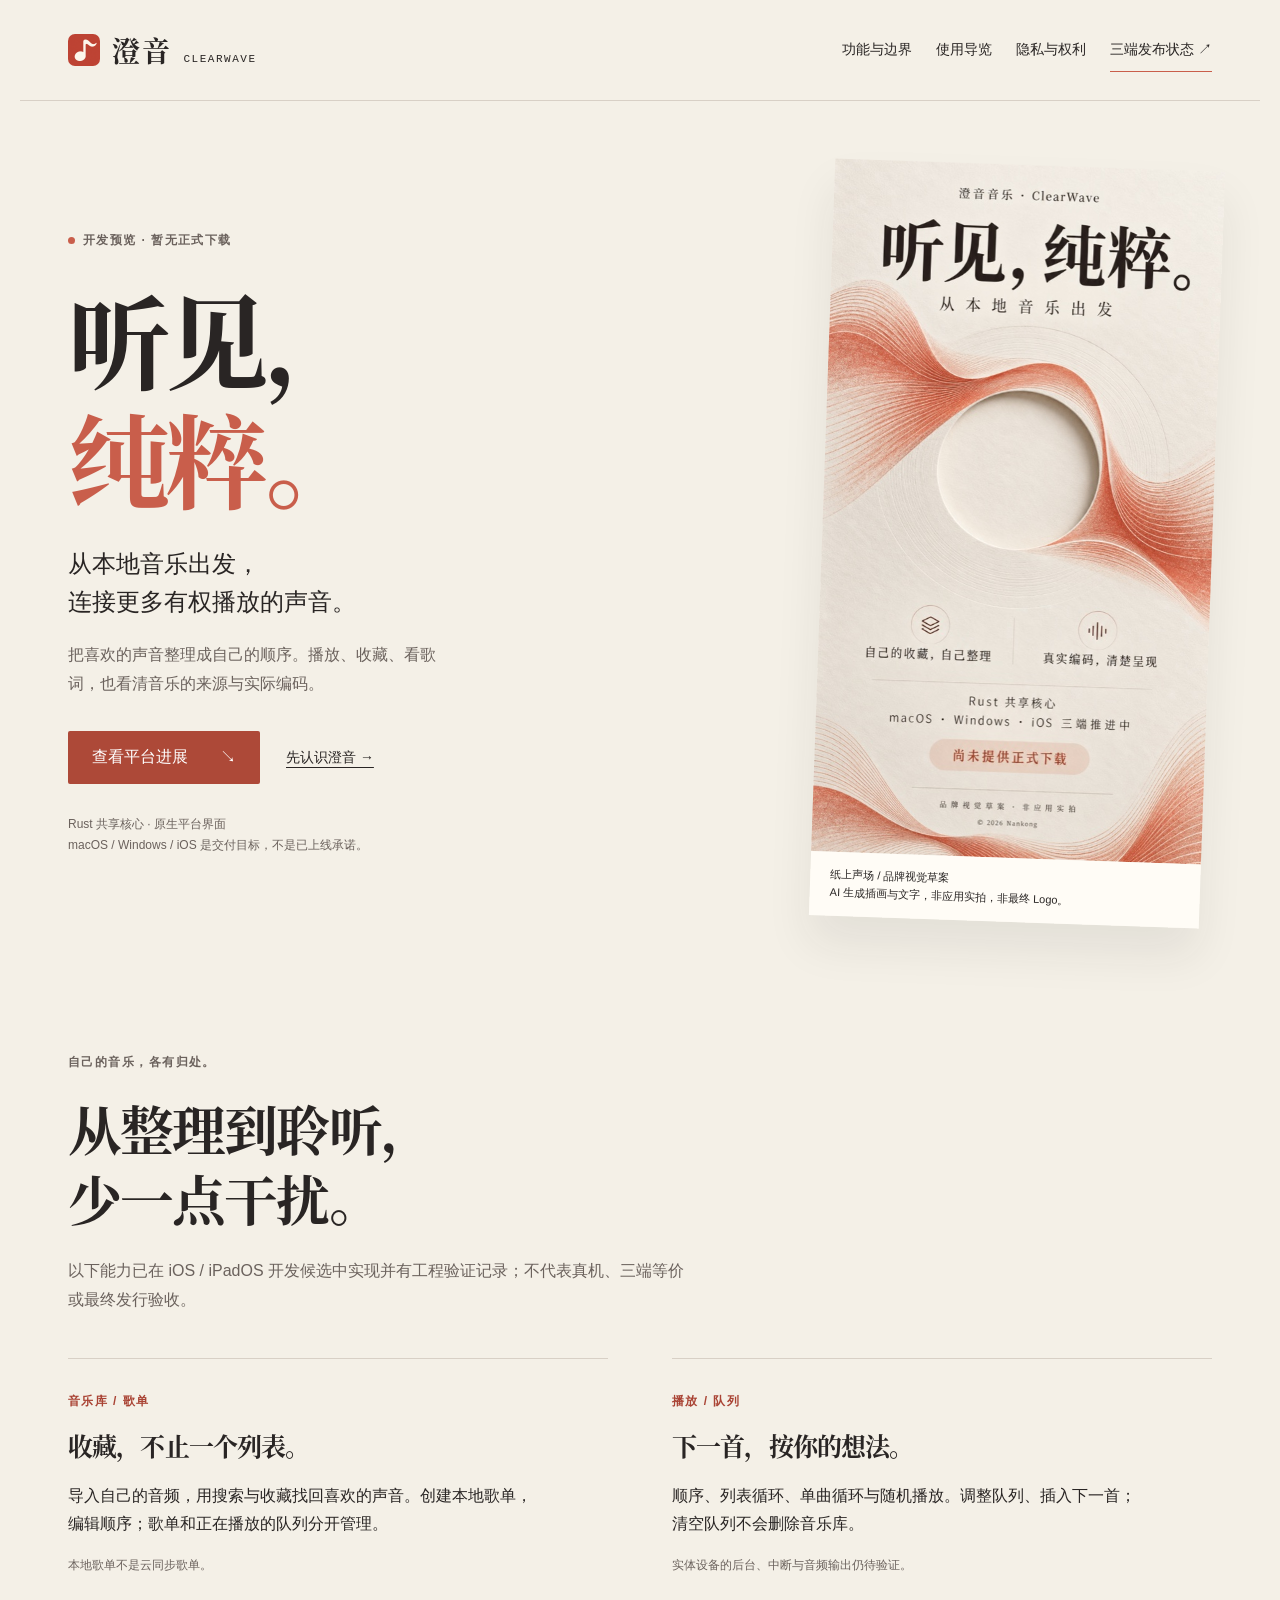
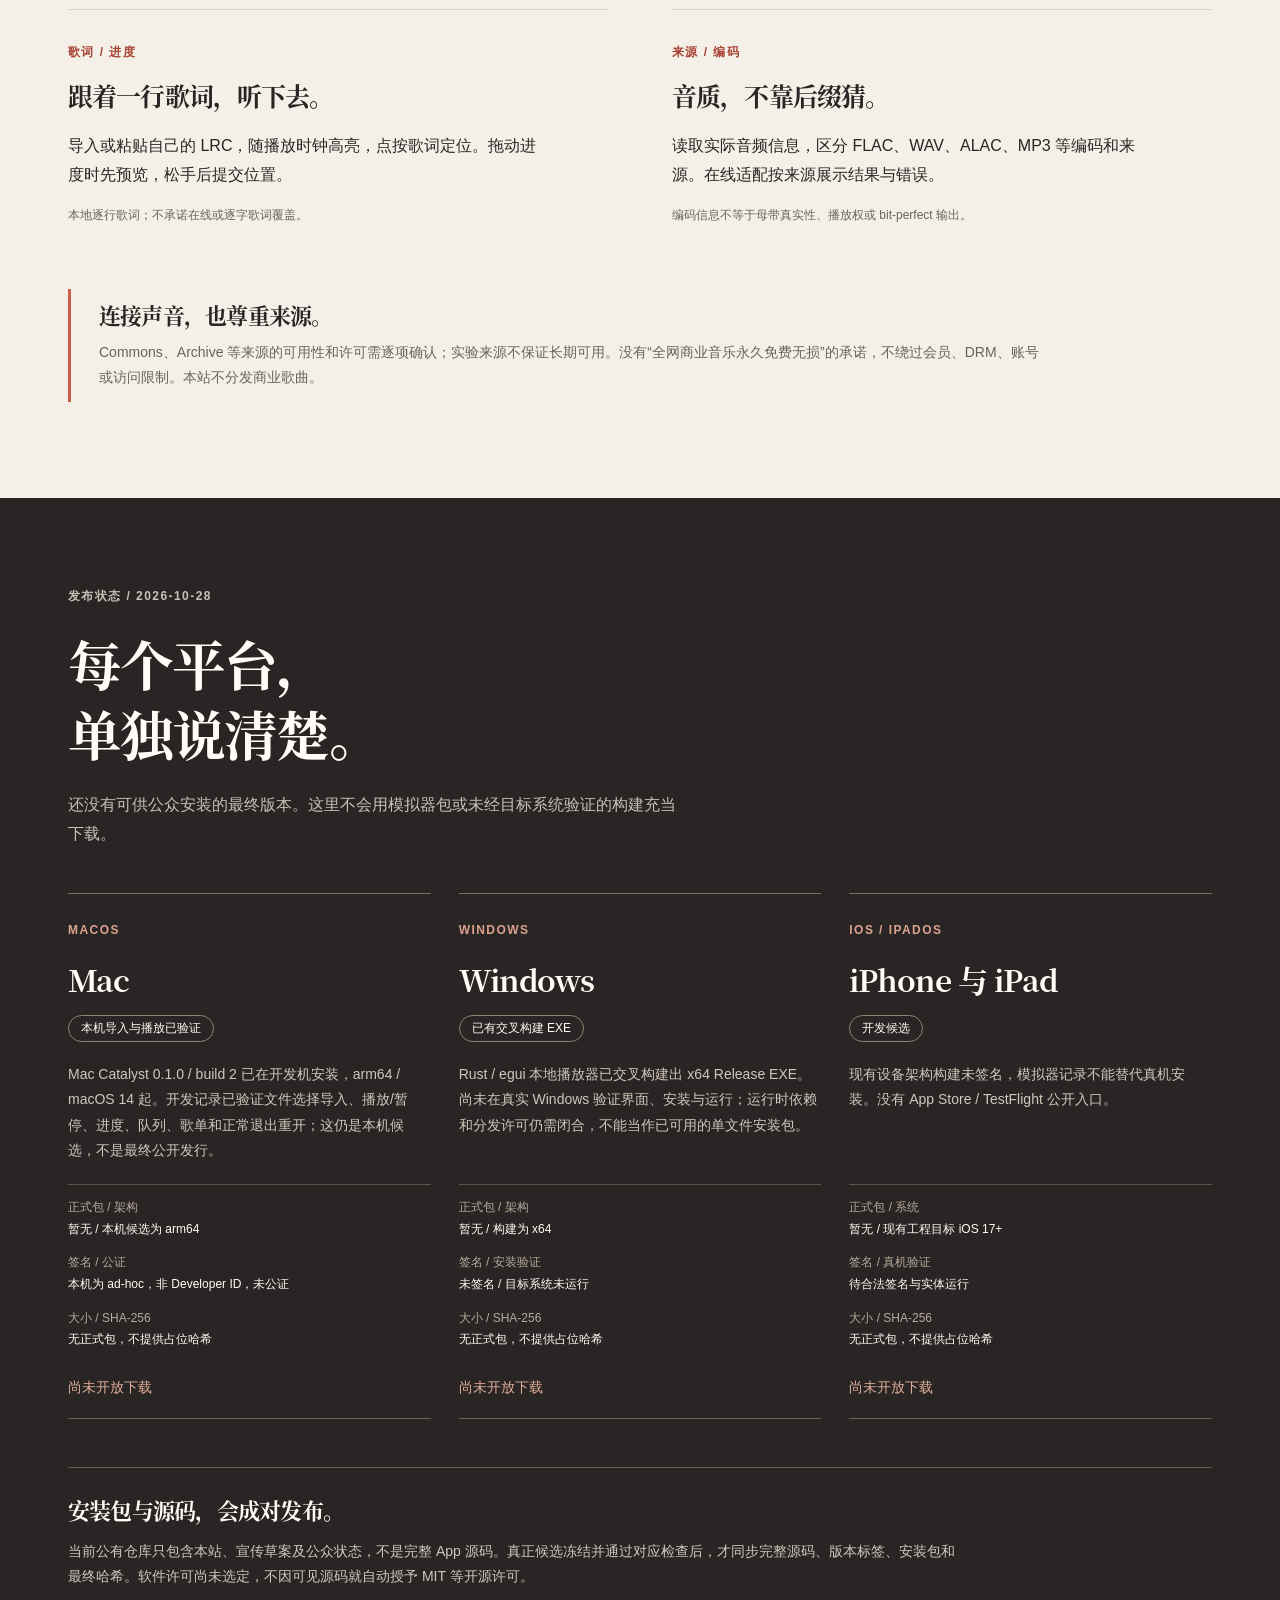
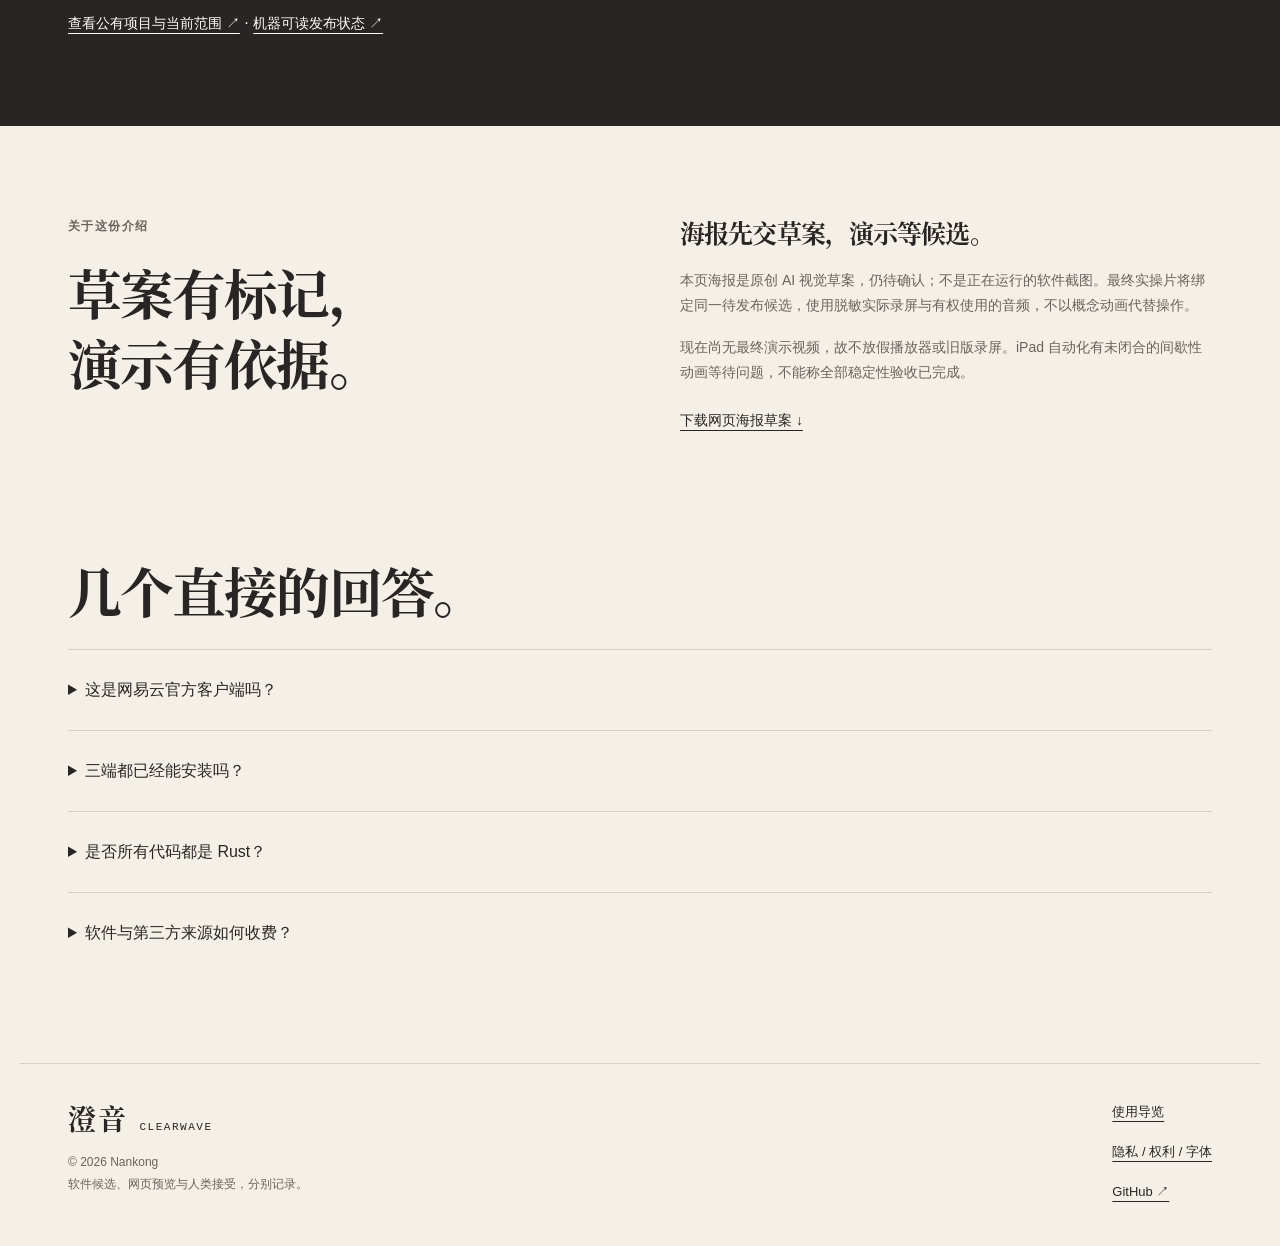
<file: docs/index.html>
<!doctype html>
<html lang="zh-CN">
<head>
  <meta charset="utf-8">
  <meta name="viewport" content="width=device-width, initial-scale=1">
  <meta name="description" content="澄音音乐 ClearWave：从本地音乐出发，连接有权播放的声音。了解真实能力、三端开发状态与发布边界。">
  <meta name="theme-color" content="#F4F0E7">
  <title>澄音音乐 ClearWave — 听见，纯粹。</title>
  <link rel="stylesheet" href="style.css">
  <link rel="icon" href="brand-mark-r2a.png" type="image/png">
</head>
<body>
  <a class="skip" href="#main">跳到正文</a>
  <header class="wrap header">
    <a class="brand" href="./" aria-label="澄音音乐首页"><img src="brand-mark-r2a.png" width="32" height="32" alt="">澄音<span>CLEARWAVE</span></a>
    <nav aria-label="主导航"><a href="#experience">功能与边界</a><a href="guide.html">使用导览</a><a href="rights.html">隐私与权利</a><a class="nav-status" href="#downloads">三端发布状态 ↗</a></nav>
  </header>
  <main id="main">
    <section class="hero wrap">
      <div class="hero-copy">
        <p class="eyebrow"><span class="dot" aria-hidden="true"></span>开发预览 · 暂无正式下载</p>
        <h1>听见，<br><em>纯粹。</em></h1>
        <p class="lead">从本地音乐出发，<br>连接更多有权播放的声音。</p>
        <p class="intro">把喜欢的声音整理成自己的顺序。播放、收藏、看歌词，也看清音乐的来源与实际编码。</p>
        <div class="actions"><a class="button" href="#downloads">查看平台进展 <span aria-hidden="true">↘</span></a><a class="text-link" href="guide.html">先认识澄音 →</a></div>
        <p class="hero-note">Rust 共享核心 · 原生平台界面<br>macOS / Windows / iOS 是交付目标，不是已上线承诺。</p>
      </div>
      <figure class="hero-visual">
        <img src="poster-draft-r1.jpg" width="540" height="960" alt="澄音音乐品牌视觉草案：米白纸上的珊瑚色声波，主标题听见，纯粹。画内标注三端推进中、尚未提供正式下载。">
        <figcaption>纸上声场 / 品牌视觉草案<br>AI 生成插画与文字，非应用实拍，非最终 Logo。</figcaption>
      </figure>
    </section>
    <section class="experience wrap" id="experience" aria-labelledby="experience-title">
      <div class="section-head"><p class="eyebrow">自己的音乐，各有归处。</p><h2 id="experience-title">从整理到聆听，<br>少一点干扰。</h2><p>以下能力已在 iOS / iPadOS 开发候选中实现并有工程验证记录；不代表真机、三端等价或最终发行验收。</p></div>
      <div class="feature-grid">
        <article><p class="label">音乐库 / 歌单</p><h3>收藏，不止一个列表。</h3><p>导入自己的音频，用搜索与收藏找回喜欢的声音。创建本地歌单，编辑顺序；歌单和正在播放的队列分开管理。</p><small>本地歌单不是云同步歌单。</small></article>
        <article><p class="label">播放 / 队列</p><h3>下一首，按你的想法。</h3><p>顺序、列表循环、单曲循环与随机播放。调整队列、插入下一首；清空队列不会删除音乐库。</p><small>实体设备的后台、中断与音频输出仍待验证。</small></article>
        <article><p class="label">歌词 / 进度</p><h3>跟着一行歌词，听下去。</h3><p>导入或粘贴自己的 LRC，随播放时钟高亮，点按歌词定位。拖动进度时先预览，松手后提交位置。</p><small>本地逐行歌词；不承诺在线或逐字歌词覆盖。</small></article>
        <article><p class="label">来源 / 编码</p><h3>音质，不靠后缀猜。</h3><p>读取实际音频信息，区分 FLAC、WAV、ALAC、MP3 等编码和来源。在线适配按来源展示结果与错误。</p><small>编码信息不等于母带真实性、播放权或 bit-perfect 输出。</small></article>
      </div>
      <aside class="boundary"><h3>连接声音，也尊重来源。</h3><p>Commons、Archive 等来源的可用性和许可需逐项确认；实验来源不保证长期可用。没有“全网商业音乐永久免费无损”的承诺，不绕过会员、DRM、账号或访问限制。本站不分发商业歌曲。</p></aside>
    </section>
    <section class="platforms" id="downloads" aria-labelledby="download-title"><div class="wrap">
      <div class="section-head"><p class="eyebrow">发布状态 / 2026-10-28</p><h2 id="download-title">每个平台，<br>单独说清楚。</h2><p>还没有可供公众安装的最终版本。这里不会用模拟器包或未经目标系统验证的构建充当下载。</p></div>
      <div class="platform-grid">
        <article data-platform="macos"><p class="label">MACOS</p><h3>Mac</h3><span class="status">本机导入与播放已验证</span><p>Mac Catalyst 0.1.0 / build 2 已在开发机安装，arm64 / macOS 14 起。开发记录已验证文件选择导入、播放/暂停、进度、队列、歌单和正常退出重开；这仍是本机候选，不是最终公开发行。</p><dl><dt>正式包 / 架构</dt><dd>暂无 / 本机候选为 arm64</dd><dt>签名 / 公证</dt><dd>本机为 ad-hoc，非 Developer ID，未公证</dd><dt>大小 / SHA-256</dt><dd>无正式包，不提供占位哈希</dd></dl><p class="unavailable">尚未开放下载</p></article>
        <article data-platform="windows"><p class="label">WINDOWS</p><h3>Windows</h3><span class="status">已有交叉构建 EXE</span><p>Rust / egui 本地播放器已交叉构建出 x64 Release EXE。尚未在真实 Windows 验证界面、安装与运行；运行时依赖和分发许可仍需闭合，不能当作已可用的单文件安装包。</p><dl><dt>正式包 / 架构</dt><dd>暂无 / 构建为 x64</dd><dt>签名 / 安装验证</dt><dd>未签名 / 目标系统未运行</dd><dt>大小 / SHA-256</dt><dd>无正式包，不提供占位哈希</dd></dl><p class="unavailable">尚未开放下载</p></article>
        <article data-platform="ios"><p class="label">IOS / IPADOS</p><h3>iPhone 与 iPad</h3><span class="status">开发候选</span><p>现有设备架构构建未签名，模拟器记录不能替代真机安装。没有 App Store / TestFlight 公开入口。</p><dl><dt>正式包 / 系统</dt><dd>暂无 / 现有工程目标 iOS 17+</dd><dt>签名 / 真机验证</dt><dd>待合法签名与实体运行</dd><dt>大小 / SHA-256</dt><dd>无正式包，不提供占位哈希</dd></dl><p class="unavailable">尚未开放下载</p></article>
      </div>
      <div class="release-note"><h3>安装包与源码，会成对发布。</h3><p>当前公有仓库只包含本站、宣传草案及公众状态，不是完整 App 源码。真正候选冻结并通过对应检查后，才同步完整源码、版本标签、安装包和最终哈希。软件许可尚未选定，不因可见源码就自动授予 MIT 等开源许可。</p><a class="text-link" href="https://github.com/dashizhihuan2018-source/ClearWave">查看公有项目与当前范围 ↗</a> · <a class="text-link" href="release-status.json">机器可读发布状态 ↗</a></div>
    </div></section>
    <section class="media wrap" aria-labelledby="media-title"><div class="section-head"><p class="eyebrow">关于这份介绍</p><h2 id="media-title">草案有标记，<br>演示有依据。</h2></div><div class="media-copy"><h3>海报先交草案，演示等候选。</h3><p>本页海报是原创 AI 视觉草案，仍待确认；不是正在运行的软件截图。最终实操片将绑定同一待发布候选，使用脱敏实际录屏与有权使用的音频，不以概念动画代替操作。</p><p>现在尚无最终演示视频，故不放假播放器或旧版录屏。iPad 自动化有未闭合的间歇性动画等待问题，不能称全部稳定性验收已完成。</p><a class="text-link" href="poster-draft-r1.jpg" download>下载网页海报草案 ↓</a></div></section>
    <section class="wrap faq"><h2>几个直接的回答。</h2><details><summary>这是网易云官方客户端吗？</summary><p>不是。澄音是独立音乐播放器候选，与网易云及各来源平台无官方合作或背书关系，不复制其商标、专有代码或歌曲资产。</p></details><details><summary>三端都已经能安装吗？</summary><p>没有。Mac 适配、Windows 交付及 iOS 签名/真机验证分别推进；现阶段不能从本站下载安装正式 App。</p></details><details><summary>是否所有代码都是 Rust？</summary><p>不是。共享核心使用 Rust；当前 Apple 平台界面与音频输出使用 SwiftUI / AVFoundation。原生薄层和各平台能力需要分别验证。</p></details><details><summary>软件与第三方来源如何收费？</summary><p>尚未公布最终软件使用许可与发行条款。本站是免费访问的静态介绍页，不收款、不售卖音乐；第三方来源的授权、访问条件或费用独立适用。</p></details></section>
  </main>
  <footer class="wrap footer"><div><a class="brand" href="./">澄音<span>CLEARWAVE</span></a><p>© 2026 Nankong<br>软件候选、网页预览与人类接受，分别记录。</p></div><div><a href="guide.html">使用导览</a><a href="rights.html">隐私 / 权利 / 字体</a><a href="https://github.com/dashizhihuan2018-source/ClearWave">GitHub ↗</a></div></footer>
</body>
</html>
</file>
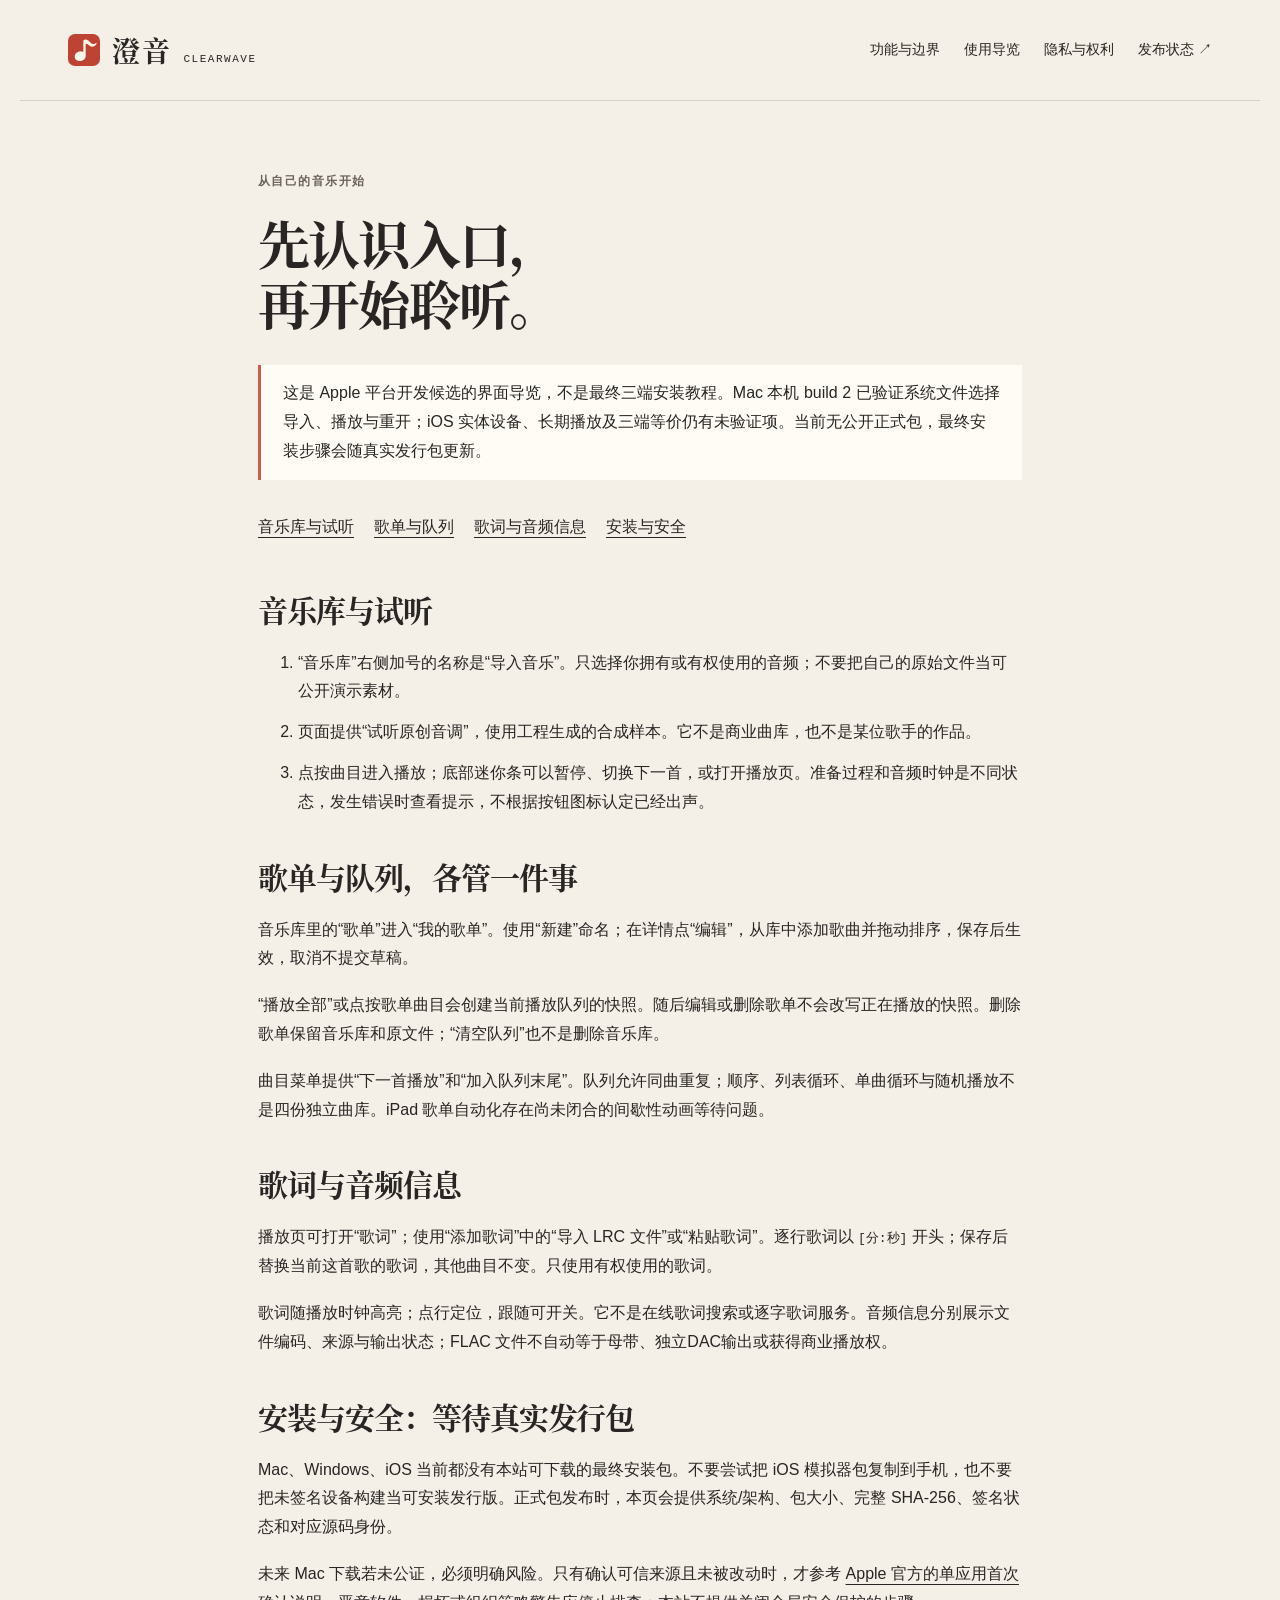
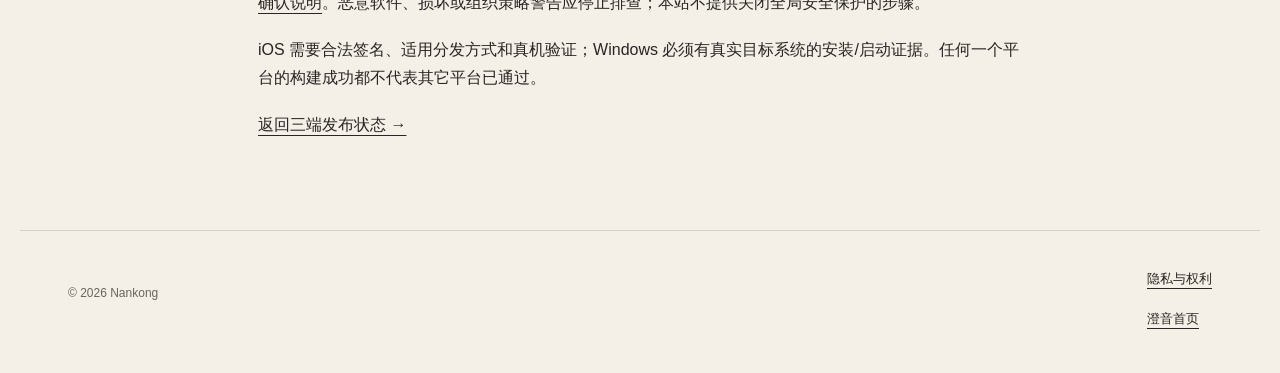
<file: docs/guide.html>
<!doctype html>
<html lang="zh-CN"><head><meta charset="utf-8"><meta name="viewport" content="width=device-width, initial-scale=1"><title>使用导览 — 澄音音乐 ClearWave</title><link rel="stylesheet" href="style.css"><link rel="icon" href="brand-mark-r2a.png" type="image/png"></head><body>
<a class="skip" href="#main">跳到正文</a><header class="wrap header"><a class="brand" href="./"><img src="brand-mark-r2a.png" width="32" height="32" alt="">澄音<span>CLEARWAVE</span></a><nav aria-label="主导航"><a href="index.html#experience">功能与边界</a><a href="guide.html" aria-current="page">使用导览</a><a href="rights.html">隐私与权利</a><a href="index.html#downloads">发布状态 ↗</a></nav></header>
<main id="main" class="document wrap"><p class="eyebrow">从自己的音乐开始</p><h1>先认识入口，<br>再开始聆听。</h1><div class="notice"><p>这是 Apple 平台开发候选的界面导览，不是最终三端安装教程。Mac 本机 build 2 已验证系统文件选择导入、播放与重开；iOS 实体设备、长期播放及三端等价仍有未验证项。当前无公开正式包，最终安装步骤会随真实发行包更新。</p></div>
<nav class="toc" aria-label="本页目录"><a href="#library">音乐库与试听</a><a href="#playlists">歌单与队列</a><a href="#lyrics">歌词与音频信息</a><a href="#install">安装与安全</a></nav>
<h2 id="library">音乐库与试听</h2><ol><li>“音乐库”右侧加号的名称是“导入音乐”。只选择你拥有或有权使用的音频；不要把自己的原始文件当可公开演示素材。</li><li>页面提供“试听原创音调”，使用工程生成的合成样本。它不是商业曲库，也不是某位歌手的作品。</li><li>点按曲目进入播放；底部迷你条可以暂停、切换下一首，或打开播放页。准备过程和音频时钟是不同状态，发生错误时查看提示，不根据按钮图标认定已经出声。</li></ol>
<h2 id="playlists">歌单与队列，各管一件事</h2><p>音乐库里的“歌单”进入“我的歌单”。使用“新建”命名；在详情点“编辑”，从库中添加歌曲并拖动排序，保存后生效，取消不提交草稿。</p><p>“播放全部”或点按歌单曲目会创建当前播放队列的快照。随后编辑或删除歌单不会改写正在播放的快照。删除歌单保留音乐库和原文件；“清空队列”也不是删除音乐库。</p><p>曲目菜单提供“下一首播放”和“加入队列末尾”。队列允许同曲重复；顺序、列表循环、单曲循环与随机播放不是四份独立曲库。iPad 歌单自动化存在尚未闭合的间歇性动画等待问题。</p>
<h2 id="lyrics">歌词与音频信息</h2><p>播放页可打开“歌词”；使用“添加歌词”中的“导入 LRC 文件”或“粘贴歌词”。逐行歌词以 <code>[分:秒]</code> 开头；保存后替换当前这首歌的歌词，其他曲目不变。只使用有权使用的歌词。</p><p>歌词随播放时钟高亮；点行定位，跟随可开关。它不是在线歌词搜索或逐字歌词服务。音频信息分别展示文件编码、来源与输出状态；FLAC 文件不自动等于母带、独立DAC输出或获得商业播放权。</p>
<h2 id="install">安装与安全：等待真实发行包</h2><p>Mac、Windows、iOS 当前都没有本站可下载的最终安装包。不要尝试把 iOS 模拟器包复制到手机，也不要把未签名设备构建当可安装发行版。正式包发布时，本页会提供系统/架构、包大小、完整 SHA-256、签名状态和对应源码身份。</p><p>未来 Mac 下载若未公证，必须明确风险。只有确认可信来源且未被改动时，才参考 <a href="https://support.apple.com/zh-cn/102445">Apple 官方的单应用首次确认说明</a>。恶意软件、损坏或组织策略警告应停止排查；本站不提供关闭全局安全保护的步骤。</p><p>iOS 需要合法签名、适用分发方式和真机验证；Windows 必须有真实目标系统的安装/启动证据。任何一个平台的构建成功都不代表其它平台已通过。</p>
<p><a href="index.html#downloads">返回三端发布状态 →</a></p></main><footer class="wrap footer"><p>© 2026 Nankong</p><div><a href="rights.html">隐私与权利</a><a href="./">澄音首页</a></div></footer></body></html>
</file>
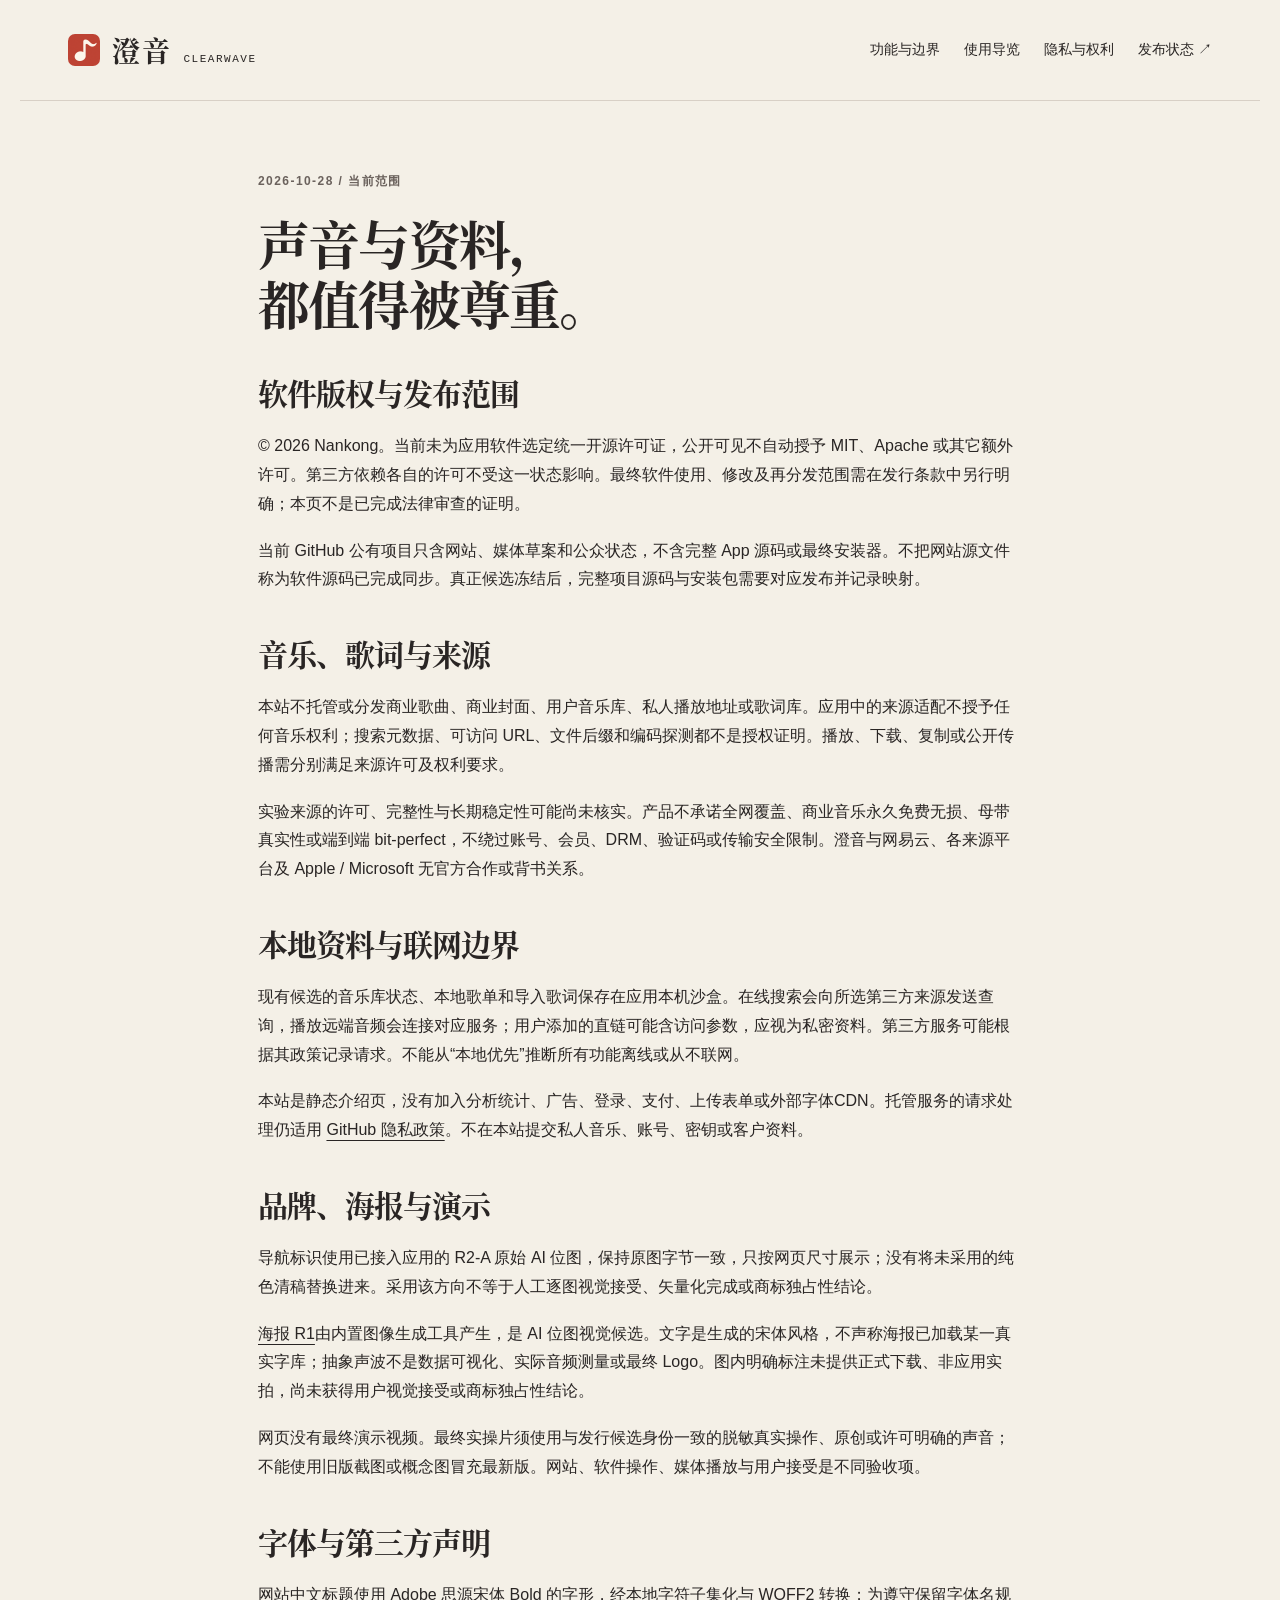
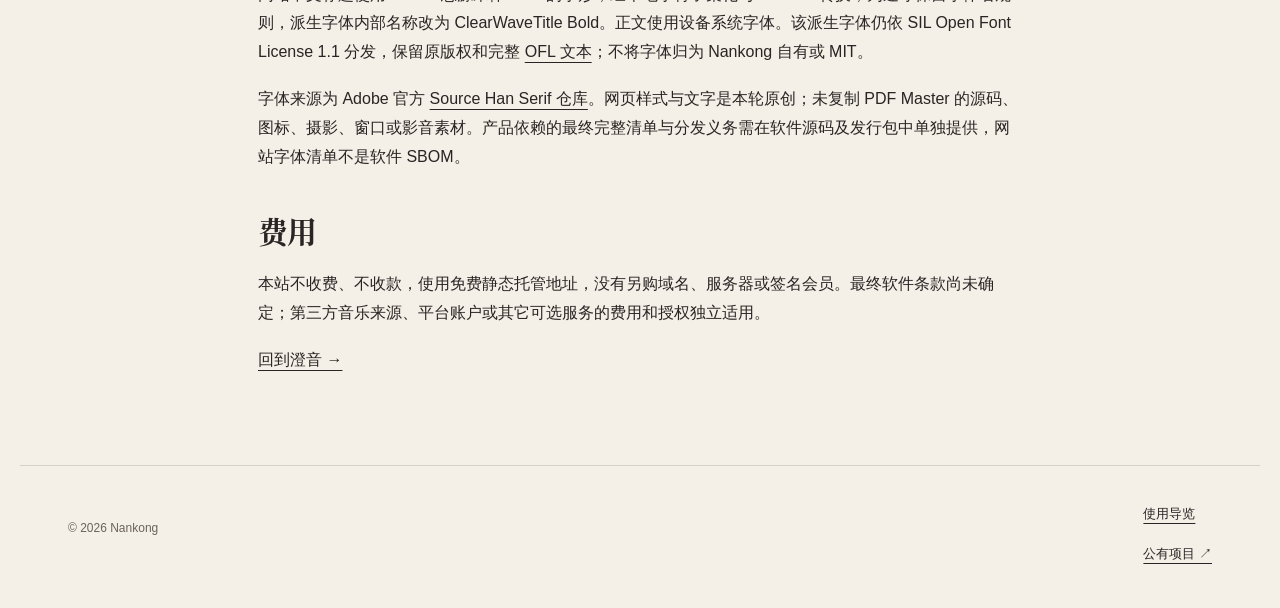
<file: docs/rights.html>
<!doctype html>
<html lang="zh-CN"><head><meta charset="utf-8"><meta name="viewport" content="width=device-width, initial-scale=1"><title>隐私与权利 — 澄音音乐 ClearWave</title><link rel="stylesheet" href="style.css"><link rel="icon" href="brand-mark-r2a.png" type="image/png"></head><body><a class="skip" href="#main">跳到正文</a><header class="wrap header"><a class="brand" href="./"><img src="brand-mark-r2a.png" width="32" height="32" alt="">澄音<span>CLEARWAVE</span></a><nav aria-label="主导航"><a href="index.html#experience">功能与边界</a><a href="guide.html">使用导览</a><a href="rights.html" aria-current="page">隐私与权利</a><a href="index.html#downloads">发布状态 ↗</a></nav></header>
<main id="main" class="document wrap"><p class="eyebrow">2026-10-28 / 当前范围</p><h1>声音与资料，<br>都值得被尊重。</h1>
<h2>软件版权与发布范围</h2><p>© 2026 Nankong。当前未为应用软件选定统一开源许可证，公开可见不自动授予 MIT、Apache 或其它额外许可。第三方依赖各自的许可不受这一状态影响。最终软件使用、修改及再分发范围需在发行条款中另行明确；本页不是已完成法律审查的证明。</p><p>当前 GitHub 公有项目只含网站、媒体草案和公众状态，不含完整 App 源码或最终安装器。不把网站源文件称为软件源码已完成同步。真正候选冻结后，完整项目源码与安装包需要对应发布并记录映射。</p>
<h2>音乐、歌词与来源</h2><p>本站不托管或分发商业歌曲、商业封面、用户音乐库、私人播放地址或歌词库。应用中的来源适配不授予任何音乐权利；搜索元数据、可访问 URL、文件后缀和编码探测都不是授权证明。播放、下载、复制或公开传播需分别满足来源许可及权利要求。</p><p>实验来源的许可、完整性与长期稳定性可能尚未核实。产品不承诺全网覆盖、商业音乐永久免费无损、母带真实性或端到端 bit-perfect，不绕过账号、会员、DRM、验证码或传输安全限制。澄音与网易云、各来源平台及 Apple / Microsoft 无官方合作或背书关系。</p>
<h2>本地资料与联网边界</h2><p>现有候选的音乐库状态、本地歌单和导入歌词保存在应用本机沙盒。在线搜索会向所选第三方来源发送查询，播放远端音频会连接对应服务；用户添加的直链可能含访问参数，应视为私密资料。第三方服务可能根据其政策记录请求。不能从“本地优先”推断所有功能离线或从不联网。</p><p>本站是静态介绍页，没有加入分析统计、广告、登录、支付、上传表单或外部字体CDN。托管服务的请求处理仍适用 <a href="https://docs.github.com/en/site-policy/privacy-policies/github-general-privacy-statement">GitHub 隐私政策</a>。不在本站提交私人音乐、账号、密钥或客户资料。</p>
<h2>品牌、海报与演示</h2><p>导航标识使用已接入应用的 R2-A 原始 AI 位图，保持原图字节一致，只按网页尺寸展示；没有将未采用的纯色清稿替换进来。采用该方向不等于人工逐图视觉接受、矢量化完成或商标独占性结论。</p><p><a href="poster-draft-r1.jpg">海报 R1</a>由内置图像生成工具产生，是 AI 位图视觉候选。文字是生成的宋体风格，不声称海报已加载某一真实字库；抽象声波不是数据可视化、实际音频测量或最终 Logo。图内明确标注未提供正式下载、非应用实拍，尚未获得用户视觉接受或商标独占性结论。</p><p>网页没有最终演示视频。最终实操片须使用与发行候选身份一致的脱敏真实操作、原创或许可明确的声音；不能使用旧版截图或概念图冒充最新版。网站、软件操作、媒体播放与用户接受是不同验收项。</p>
<h2>字体与第三方声明</h2><p>网站中文标题使用 Adobe 思源宋体 Bold 的字形，经本地字符子集化与 WOFF2 转换；为遵守保留字体名规则，派生字体内部名称改为 ClearWaveTitle Bold。正文使用设备系统字体。该派生字体仍依 SIL Open Font License 1.1 分发，保留原版权和完整 <a href="fonts/OFL.txt">OFL 文本</a>；不将字体归为 Nankong 自有或 MIT。</p><p>字体来源为 Adobe 官方 <a href="https://github.com/adobe-fonts/source-han-serif">Source Han Serif 仓库</a>。网页样式与文字是本轮原创；未复制 PDF Master 的源码、图标、摄影、窗口或影音素材。产品依赖的最终完整清单与分发义务需在软件源码及发行包中单独提供，网站字体清单不是软件 SBOM。</p>
<h2>费用</h2><p>本站不收费、不收款，使用免费静态托管地址，没有另购域名、服务器或签名会员。最终软件条款尚未确定；第三方音乐来源、平台账户或其它可选服务的费用和授权独立适用。</p><p><a href="./">回到澄音 →</a></p></main><footer class="wrap footer"><p>© 2026 Nankong</p><div><a href="guide.html">使用导览</a><a href="https://github.com/dashizhihuan2018-source/ClearWave">公有项目 ↗</a></div></footer></body></html>
</file>
<file: docs/style.css>
@font-face{font-family:ClearWaveTitle;src:url('fonts/ClearWaveTitle-Bold.woff2') format('woff2');font-weight:700;font-style:normal;font-display:swap}
.brand img{width:32px;height:32px;align-self:center;flex:none;border-radius:7px}
:root{--paper:#f4f0e7;--ink:#292524;--coral:#c95e4b;--muted:#6b625d;--surface:#fffcf6;--line:#d8d0c6;--deep:#292524}
*{box-sizing:border-box}html{scroll-behavior:smooth;scroll-padding-top:36px}body{margin:0;background:var(--paper);color:var(--ink);font-family:-apple-system,BlinkMacSystemFont,"PingFang SC","Microsoft YaHei",sans-serif;font-size:16px;line-height:1.8}a{color:inherit;text-decoration-thickness:1px;text-underline-offset:5px}a:hover{color:#a94030}a:focus-visible,summary:focus-visible{outline:3px solid var(--coral);outline-offset:5px}img{display:block;max-width:100%;height:auto}h1,h2,h3,.brand{font-family:ClearWaveTitle,"Songti SC",serif;font-weight:700;line-height:1.3;letter-spacing:-.035em}h1,h2,h3,p,figure{margin:0}h1{font-size:clamp(76px,8vw,120px);line-height:1.16;margin:28px 0}h1 em{font-style:normal;color:var(--coral)}h2{font-size:clamp(34px,4.2vw,58px);margin-bottom:24px}h3{font-size:25px;margin-bottom:20px}p+p{margin-top:16px}.wrap{max-width:1240px;padding-inline:48px;margin:auto}.header{display:flex;justify-content:space-between;gap:24px;align-items:center;padding-block:28px;border-bottom:1px solid var(--line)}.brand{display:flex;align-items:baseline;gap:12px;font-size:28px;white-space:nowrap;text-decoration:none;letter-spacing:.06em}.brand span{font-family:ui-monospace,monospace;font-size:11px;font-weight:500;letter-spacing:.14em}.header nav{display:flex;gap:24px;align-items:center;font-size:14px}.header nav a{text-decoration:none;min-height:44px;display:inline-flex;align-items:center}.nav-status{border-bottom:1px solid var(--coral)}.skip{position:absolute;left:16px;top:-100px;background:var(--surface);padding:12px;z-index:10}.skip:focus{top:12px}.hero{display:grid;grid-template-columns:1.05fr .85fr;gap:72px;align-items:center;padding-block:64px 90px}.eyebrow,.label{font-size:12px;letter-spacing:.12em;font-weight:600}.eyebrow{color:var(--muted)}.dot{display:inline-block;width:7px;height:7px;background:var(--coral);border-radius:50%;vertical-align:middle;margin-right:8px}.lead{font-size:24px;line-height:1.6;margin-bottom:20px}.intro{color:var(--muted);max-width:380px}.actions{display:flex;gap:26px;align-items:center;flex-wrap:wrap;margin-top:32px}.button{display:inline-flex;gap:32px;align-items:center;min-height:52px;padding:12px 24px;background:var(--coral);color:#fff;text-decoration:none;border-radius:2px}.button:hover{background:#a94030;color:white}.text-link{font-size:14px}.hero-note{margin-top:30px;font-size:12px;color:var(--muted)}.hero-visual{max-width:390px;justify-self:end;transform:rotate(2deg);box-shadow:0 28px 46px #29252414}.hero-visual img{width:100%}.hero-visual figcaption{position:relative;font-size:11px;padding:14px 20px;background:var(--surface);line-height:1.6}.section-head{max-width:620px;margin-bottom:44px}.section-head .eyebrow{margin-bottom:20px}.section-head>p:last-child{color:var(--muted)}.experience{padding-block:40px 96px}.feature-grid{display:grid;grid-template-columns:1fr 1fr;gap:0 64px}.feature-grid article{padding-block:32px;border-top:1px solid var(--line)}.feature-grid .label{color:var(--coral);margin-bottom:16px}.feature-grid p:not(.label){max-width:470px}.feature-grid small{display:block;color:var(--muted);margin-top:16px;font-size:12px}.boundary{border-left:3px solid var(--coral);padding:12px 28px;margin-top:30px}.boundary h3{font-size:22px;margin-bottom:10px}.boundary p{color:var(--muted);font-size:14px;max-width:940px}.platforms{background:var(--deep);color:var(--surface);padding-block:88px}.platforms .eyebrow,.platforms .section-head>p:last-child{color:#c9c0b6}.platform-grid{display:grid;grid-template-columns:repeat(3,1fr);gap:28px}.platform-grid article{padding:26px 0;border-top:1px solid #796e65}.platform-grid .label{color:#dca28e;margin-bottom:18px}.platform-grid h3{font-size:30px;margin-bottom:14px}.status{display:inline-block;padding:2px 12px;border:1px solid #928374;font-size:12px;margin-bottom:20px;border-radius:30px}.platform-grid article>p:not(.label):not(.unavailable){font-size:14px;color:#d1c7bc;min-height:102px}.platform-grid dl{font-size:12px;border-top:1px solid #5e534b;margin-top:20px;padding-top:12px}.platform-grid dt{color:#b7aa9c}.platform-grid dd{margin:0 0 12px;overflow-wrap:anywhere}.unavailable{font-size:14px;border-bottom:1px solid #6a5f55;padding-bottom:18px;margin-top:24px;color:#dfad98}.release-note{border-top:1px solid #6a5f55;padding-top:28px;margin-top:22px}.release-note h3{font-size:22px;margin-bottom:14px}.release-note p{max-width:900px;color:#d1c7bc;font-size:14px;margin-bottom:20px}.platforms a:hover{color:#f9c4af}.media{display:grid;grid-template-columns:1fr 1fr;gap:80px;padding-block:90px}.media-copy p{color:var(--muted);font-size:14px}.media-copy a{display:inline-flex;min-height:44px;align-items:center;margin-top:14px}.faq{padding-bottom:90px}.faq details{border-top:1px solid var(--line);padding-block:18px}.faq summary{cursor:pointer;min-height:44px;align-content:center}.faq details p{max-width:860px;color:var(--muted);font-size:14px;padding:12px 24px}.footer{border-top:1px solid var(--line);padding-block:36px;display:flex;justify-content:space-between;gap:28px}.footer p{font-size:12px;color:var(--muted);margin-top:16px}.footer>div:last-child{display:flex;flex-direction:column;gap:10px;font-size:13px}.footer a{min-height:30px}.document{max-width:860px;padding-block:70px 90px}.document h1{font-size:52px;margin:20px 0 32px}.document h2{font-size:30px;margin:40px 0 20px}.document h3{font-size:22px;margin:30px 0 14px}.document li+li{margin-top:12px}.document .notice{border-left:3px solid var(--coral);padding:14px 22px;background:var(--surface);margin-block:26px}.document p,.document li{overflow-wrap:anywhere}.document p+p{margin-top:18px}.document code{font-size:13px;overflow-wrap:anywhere}.document .toc{display:flex;flex-wrap:wrap;gap:20px;margin-bottom:30px}.document .toc a{min-height:44px;display:inline-flex;align-items:center}
@media(max-width:850px){.wrap{padding-inline:28px}.header{align-items:flex-start;flex-direction:column;gap:14px}.header nav{width:100%;gap:20px;flex-wrap:wrap}.hero{gap:36px;padding-block:44px 64px}.hero-visual{transform:none}.platform-grid{grid-template-columns:1fr}.platform-grid article>p:not(.label):not(.unavailable){min-height:0}.platform-grid dl{display:grid;grid-template-columns:130px 1fr;gap:8px}.platform-grid dd{margin:0}.media{gap:40px}.feature-grid{gap:0 36px}}
@media(max-width:600px){.wrap{padding-inline:24px}.brand{font-size:26px}.header nav{font-size:12px;gap:8px 20px}.header{padding-block:20px}.hero{grid-template-columns:1fr;gap:44px;padding-top:40px}h1{font-size:88px;margin-block:24px}.lead{font-size:22px}.hero-visual{width:85%;max-width:330px;justify-self:center}.hero-note{font-size:11px}.hero-visual figcaption{font-size:10px}.hero-copy .eyebrow{font-size:11px}.feature-grid{grid-template-columns:1fr}.experience{padding-top:20px}.section-head{margin-bottom:28px}.boundary{padding-left:18px}.platforms{padding-block:56px}.media{grid-template-columns:1fr;gap:10px;padding-block:60px}.media .section-head{margin-bottom:16px}.faq{padding-bottom:50px}.faq details p{padding-inline:0}.footer{flex-direction:column}.document{padding-block:40px 60px}.document h1{font-size:40px}.document ol,.document ul{padding-left:24px}}
@media(prefers-reduced-motion:reduce){html{scroll-behavior:auto}}
.button{background:#ad4938}.feature-grid .label{color:#a94334}
</file>
